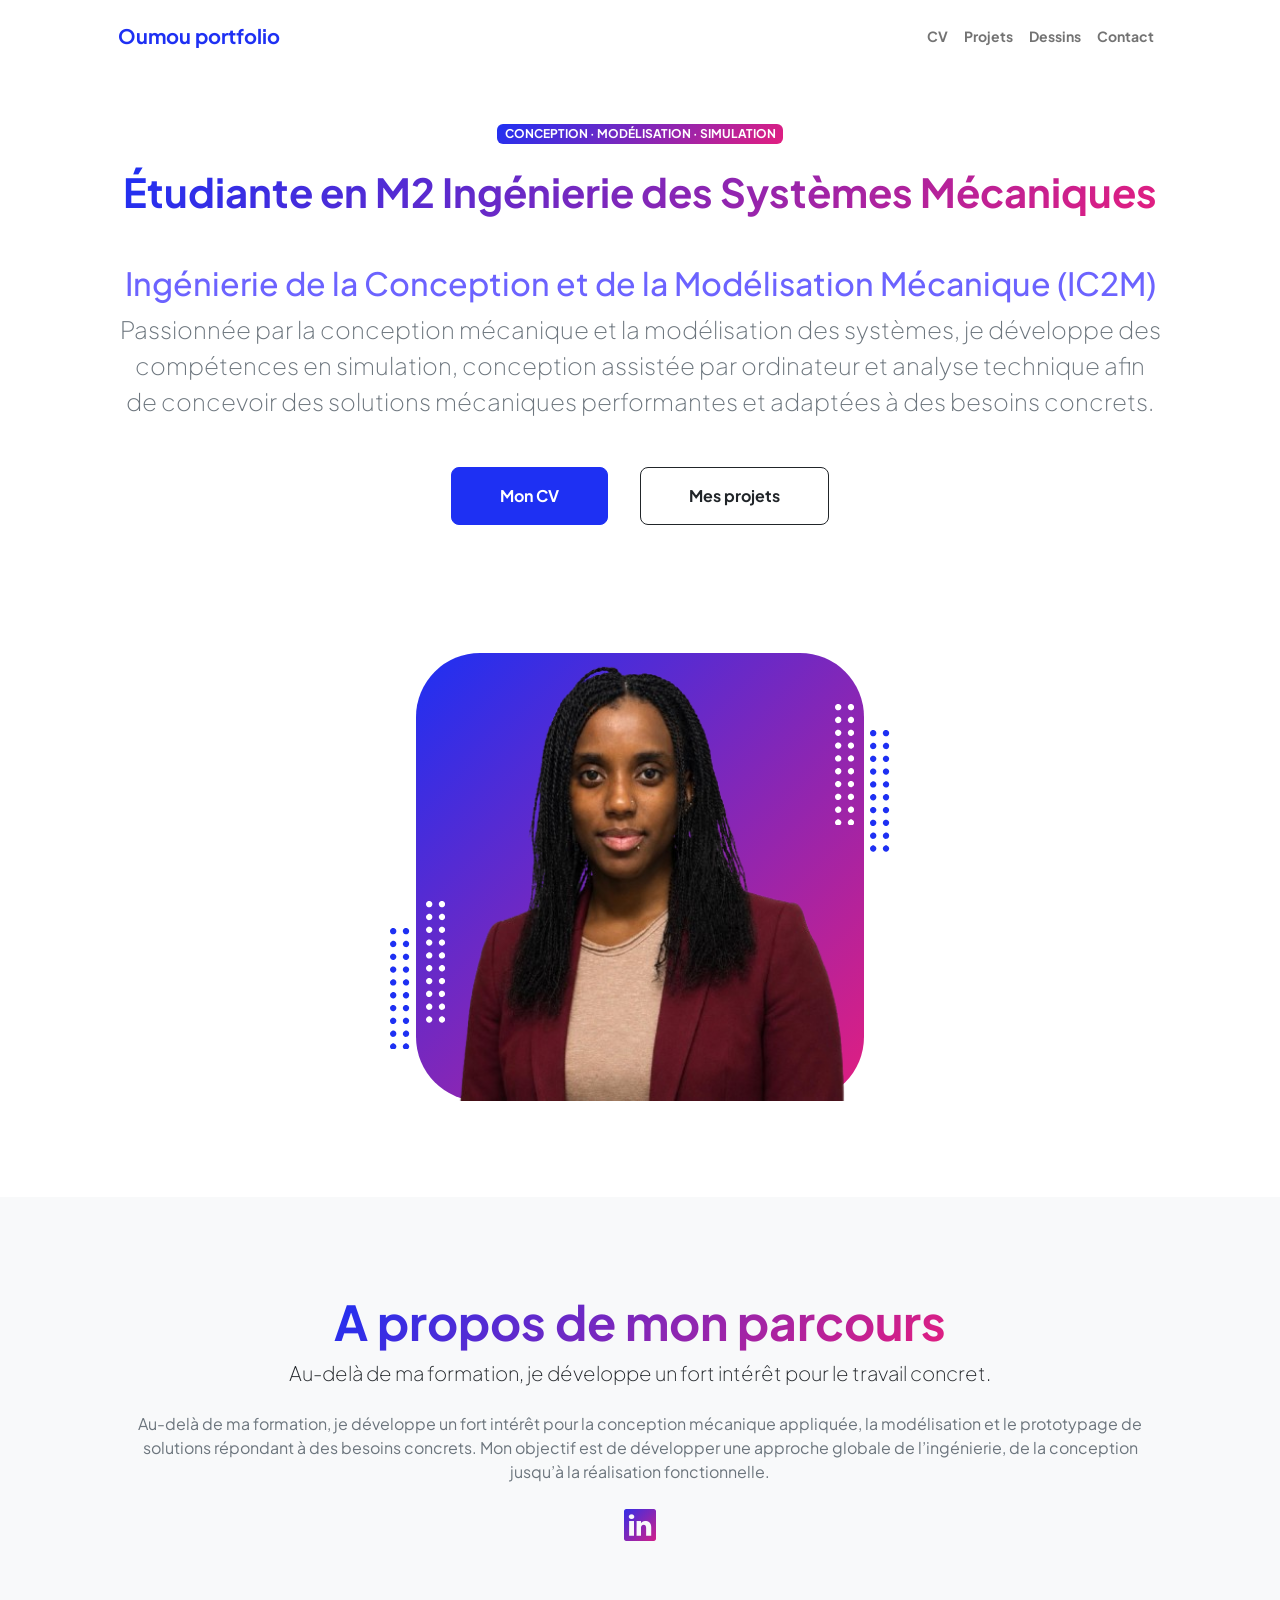
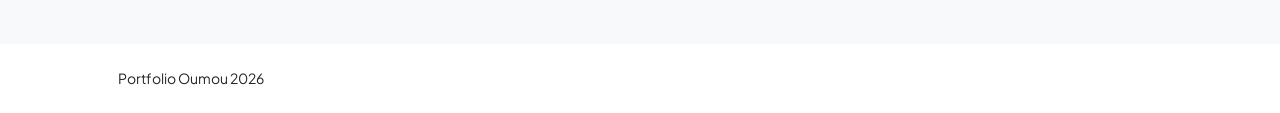
<file: index.html>
<!DOCTYPE html>
<html lang="en">
    <head>
        <meta charset="utf-8" />
        <meta name="viewport" content="width=device-width, initial-scale=1, shrink-to-fit=no" />
        <meta name="description" content="" />
        <meta name="author" content="" />
        <title>Personal - Start Bootstrap Theme</title>
        <!-- Favicon-->
        <link rel="icon" type="image/x-icon" href="assets/favicon.ico" />
        <!-- Custom Google font-->
        <link rel="preconnect" href="https://fonts.googleapis.com" />
        <link rel="preconnect" href="https://fonts.gstatic.com" crossorigin />
        <link href="https://fonts.googleapis.com/css2?family=Plus+Jakarta+Sans:wght@100;200;300;400;500;600;700;800;900&amp;display=swap" rel="stylesheet" />
        <!-- Bootstrap icons-->
        <link href="https://cdn.jsdelivr.net/npm/bootstrap-icons@1.8.1/font/bootstrap-icons.css" rel="stylesheet" />
        <!-- Core theme CSS (includes Bootstrap)-->
        <link href="css/styles.css" rel="stylesheet" />
    </head>
    <body class="d-flex flex-column h-100">
        <main class="flex-shrink-0">
            <!-- Navigation-->
            <nav class="navbar navbar-expand-lg navbar-light bg-white py-3">
                <div class="container px-5">
                    <a class="navbar-brand" href="index.html"><span class="fw-bolder text-primary">Oumou portfolio</span></a>
                    <button class="navbar-toggler" type="button" data-bs-toggle="collapse" data-bs-target="#navbarSupportedContent" aria-controls="navbarSupportedContent" aria-expanded="false" aria-label="Toggle navigation"><span class="navbar-toggler-icon"></span></button>
                    <div class="collapse navbar-collapse" id="navbarSupportedContent">
                        <ul class="navbar-nav ms-auto mb-2 mb-lg-0 small fw-bolder">
                            <li class="nav-item"><a class="nav-link" href="resume.html">CV</a></li>
                            <li class="nav-item"><a class="nav-link" href="projects.html">Projets</a></li>
                            <li class="nav-item"><a class="nav-link" href="dessins.html">Dessins</a></li>
                            <li class="nav-item"><a class="nav-link" href="contact.html">Contact</a></li>
                        </ul>
                    </div>
                </div>
            </nav>
            <!-- Header-->
            <header class="py-5">
                <div class="container px-5 pb-5">
                    <div class="row gx-5 align-items-center">
                        <div class="col-xxl-5">
                            <!-- Header text content-->
                            <div class="text-center text-xxl-start">
                                <div class="badge bg-gradient-primary-to-secondary text-white mb-4"><div class="text-uppercase">CONCEPTION &middot; MODÉLISATION &middot; SIMULATION</div></div>
                                <h1 class="display-6 fw-bolder mb-5"><span class="text-gradient d-inline">Étudiante en M2 Ingénierie des Systèmes Mécaniques</span></h1>
                                <h2 style="color: #6C63FF;">Ingénierie de la Conception et de la Modélisation Mécanique (IC2M)</h2>
                                <div class="fs-4 fw-light text-muted mb-5">Passionnée par la conception mécanique et la modélisation des systèmes, je développe des compétences en simulation, conception assistée par ordinateur et analyse technique afin de concevoir des solutions mécaniques performantes et adaptées à des besoins concrets.</div>                                <div class="d-grid gap-3 d-sm-flex justify-content-sm-center justify-content-xxl-start mb-3">
                                    <a class="btn btn-primary btn-lg px-5 py-3 me-sm-3 fs-6 fw-bolder" href="resume.html">Mon CV</a>
                                    <a class="btn btn-outline-dark btn-lg px-5 py-3 fs-6 fw-bolder" href="projects.html">Mes projets</a>
                                </div>
                            </div>
                        </div>
                        <br>
                        <br>
                        <div class="col-xxl-7">
                            <!-- Header profile picture-->
                            <div class="d-flex justify-content-center mt-5 mt-xxl-0">
                                <div class="profile bg-gradient-primary-to-secondary">
                                    <!-- TIP: For best results, use a photo with a transparent background like the demo example below-->
                                    <!-- Watch a tutorial on how to do this on YouTube (link)-->
                                        <img class="profile-img"; src="assets/Photo pro2.png" alt="..." />                                    <div class="dots-1">
                                        <!-- SVG Dots-->
                                        <svg version="1.1" xmlns="http://www.w3.org/2000/svg" xmlns:xlink="http://www.w3.org/1999/xlink" x="0px" y="0px" viewBox="0 0 191.6 1215.4" style="enable-background: new 0 0 191.6 1215.4" xml:space="preserve">
                                            <g transform="translate(0.000000,1280.000000) scale(0.100000,-0.100000)">
                                                <path d="M227.7,12788.6c-105-35-200-141-222-248c-43-206,163-412,369-369c155,32,275,190,260,339c-11,105-90,213-190,262        C383.7,12801.6,289.7,12808.6,227.7,12788.6z"></path>
                                                <path d="M1507.7,12788.6c-151-50-253-216-222-362c25-119,136-230,254-255c194-41,395,142,375,339c-11,105-90,213-190,262        C1663.7,12801.6,1569.7,12808.6,1507.7,12788.6z"></path>
                                                <path d="M227.7,11508.6c-105-35-200-141-222-248c-43-206,163-412,369-369c155,32,275,190,260,339c-11,105-90,213-190,262        C383.7,11521.6,289.7,11528.6,227.7,11508.6z"></path>
                                                <path d="M1507.7,11508.6c-151-50-253-216-222-362c25-119,136-230,254-255c194-41,395,142,375,339c-11,105-90,213-190,262        C1663.7,11521.6,1569.7,11528.6,1507.7,11508.6z"></path>
                                                <path d="M227.7,10228.6c-105-35-200-141-222-248c-43-206,163-412,369-369c155,32,275,190,260,339c-11,105-90,213-190,262        C383.7,10241.6,289.7,10248.6,227.7,10228.6z"></path>
                                                <path d="M1507.7,10228.6c-105-35-200-141-222-248c-43-206,163-412,369-369c155,32,275,190,260,339c-11,105-90,213-190,262        C1663.7,10241.6,1569.7,10248.6,1507.7,10228.6z"></path>
                                                <path d="M227.7,8948.6c-105-35-200-141-222-248c-43-206,163-412,369-369c155,32,275,190,260,339c-11,105-90,213-190,262        C383.7,8961.6,289.7,8968.6,227.7,8948.6z"></path>
                                                <path d="M1507.7,8948.6c-105-35-200-141-222-248c-43-206,163-412,369-369c155,32,275,190,260,339c-11,105-90,213-190,262        C1663.7,8961.6,1569.7,8968.6,1507.7,8948.6z"></path>
                                                <path d="M227.7,7668.6c-105-35-200-141-222-248c-43-206,163-412,369-369c155,32,275,190,260,339c-11,105-90,213-190,262        C383.7,7681.6,289.7,7688.6,227.7,7668.6z"></path>
                                                <path d="M1507.7,7668.6c-105-35-200-141-222-248c-43-206,163-412,369-369c155,32,275,190,260,339c-11,105-90,213-190,262        C1663.7,7681.6,1569.7,7688.6,1507.7,7668.6z"></path>
                                                <path d="M227.7,6388.6c-105-35-200-141-222-248c-43-206,163-412,369-369c155,32,275,190,260,339c-11,105-90,213-190,262        C383.7,6401.6,289.7,6408.6,227.7,6388.6z"></path>
                                                <path d="M1507.7,6388.6c-105-35-200-141-222-248c-43-206,163-412,369-369c155,32,275,190,260,339c-11,105-90,213-190,262        C1663.7,6401.6,1569.7,6408.6,1507.7,6388.6z"></path>
                                                <path d="M227.7,5108.6c-105-35-200-141-222-248c-43-206,163-412,369-369c155,32,275,190,260,339c-11,105-90,213-190,262        C383.7,5121.6,289.7,5128.6,227.7,5108.6z"></path>
                                                <path d="M1507.7,5108.6c-105-35-200-141-222-248c-43-206,163-412,369-369c155,32,275,190,260,339c-11,105-90,213-190,262        C1663.7,5121.6,1569.7,5128.6,1507.7,5108.6z"></path>
                                                <path d="M227.7,3828.6c-105-35-200-141-222-248c-43-206,163-412,369-369c155,32,275,190,260,339c-11,105-90,213-190,262        C383.7,3841.6,289.7,3848.6,227.7,3828.6z"></path>
                                                <path d="M1507.7,3828.6c-105-35-200-141-222-248c-43-206,163-412,369-369c155,32,275,190,260,339c-11,105-90,213-190,262        C1663.7,3841.6,1569.7,3848.6,1507.7,3828.6z"></path>
                                                <path d="M227.7,2548.6c-105-35-200-141-222-248c-43-206,163-412,369-369c155,32,275,190,260,339c-11,105-90,213-190,262        C383.7,2561.6,289.7,2568.6,227.7,2548.6z"></path>
                                                <path d="M1507.7,2548.6c-105-35-200-141-222-248c-43-206,163-412,369-369c155,32,275,190,260,339c-11,105-90,213-190,262        C1663.7,2561.6,1569.7,2568.6,1507.7,2548.6z"></path>
                                                <path d="M227.7,1268.6c-105-35-200-141-222-248c-43-206,163-412,369-369c155,32,275,190,260,339c-11,105-90,213-190,262        C383.7,1281.6,289.7,1288.6,227.7,1268.6z"></path>
                                                <path d="M1507.7,1268.6c-105-35-200-141-222-248c-43-206,163-412,369-369c155,32,275,190,260,339c-11,105-90,213-190,262        C1663.7,1281.6,1569.7,1288.6,1507.7,1268.6z"></path>
                                            </g>
                                        </svg>
                                        <!-- END of SVG dots-->
                                    </div>
                                    <div class="dots-2">
                                        <!-- SVG Dots-->
                                        <svg version="1.1" xmlns="http://www.w3.org/2000/svg" xmlns:xlink="http://www.w3.org/1999/xlink" x="0px" y="0px" viewBox="0 0 191.6 1215.4" style="enable-background: new 0 0 191.6 1215.4" xml:space="preserve">
                                            <g transform="translate(0.000000,1280.000000) scale(0.100000,-0.100000)">
                                                <path d="M227.7,12788.6c-105-35-200-141-222-248c-43-206,163-412,369-369c155,32,275,190,260,339c-11,105-90,213-190,262        C383.7,12801.6,289.7,12808.6,227.7,12788.6z"></path>
                                                <path d="M1507.7,12788.6c-151-50-253-216-222-362c25-119,136-230,254-255c194-41,395,142,375,339c-11,105-90,213-190,262        C1663.7,12801.6,1569.7,12808.6,1507.7,12788.6z"></path>
                                                <path d="M227.7,11508.6c-105-35-200-141-222-248c-43-206,163-412,369-369c155,32,275,190,260,339c-11,105-90,213-190,262        C383.7,11521.6,289.7,11528.6,227.7,11508.6z"></path>
                                                <path d="M1507.7,11508.6c-151-50-253-216-222-362c25-119,136-230,254-255c194-41,395,142,375,339c-11,105-90,213-190,262        C1663.7,11521.6,1569.7,11528.6,1507.7,11508.6z"></path>
                                                <path d="M227.7,10228.6c-105-35-200-141-222-248c-43-206,163-412,369-369c155,32,275,190,260,339c-11,105-90,213-190,262        C383.7,10241.6,289.7,10248.6,227.7,10228.6z"></path>
                                                <path d="M1507.7,10228.6c-105-35-200-141-222-248c-43-206,163-412,369-369c155,32,275,190,260,339c-11,105-90,213-190,262        C1663.7,10241.6,1569.7,10248.6,1507.7,10228.6z"></path>
                                                <path d="M227.7,8948.6c-105-35-200-141-222-248c-43-206,163-412,369-369c155,32,275,190,260,339c-11,105-90,213-190,262        C383.7,8961.6,289.7,8968.6,227.7,8948.6z"></path>
                                                <path d="M1507.7,8948.6c-105-35-200-141-222-248c-43-206,163-412,369-369c155,32,275,190,260,339c-11,105-90,213-190,262        C1663.7,8961.6,1569.7,8968.6,1507.7,8948.6z"></path>
                                                <path d="M227.7,7668.6c-105-35-200-141-222-248c-43-206,163-412,369-369c155,32,275,190,260,339c-11,105-90,213-190,262        C383.7,7681.6,289.7,7688.6,227.7,7668.6z"></path>
                                                <path d="M1507.7,7668.6c-105-35-200-141-222-248c-43-206,163-412,369-369c155,32,275,190,260,339c-11,105-90,213-190,262        C1663.7,7681.6,1569.7,7688.6,1507.7,7668.6z"></path>
                                                <path d="M227.7,6388.6c-105-35-200-141-222-248c-43-206,163-412,369-369c155,32,275,190,260,339c-11,105-90,213-190,262        C383.7,6401.6,289.7,6408.6,227.7,6388.6z"></path>
                                                <path d="M1507.7,6388.6c-105-35-200-141-222-248c-43-206,163-412,369-369c155,32,275,190,260,339c-11,105-90,213-190,262        C1663.7,6401.6,1569.7,6408.6,1507.7,6388.6z"></path>
                                                <path d="M227.7,5108.6c-105-35-200-141-222-248c-43-206,163-412,369-369c155,32,275,190,260,339c-11,105-90,213-190,262        C383.7,5121.6,289.7,5128.6,227.7,5108.6z"></path>
                                                <path d="M1507.7,5108.6c-105-35-200-141-222-248c-43-206,163-412,369-369c155,32,275,190,260,339c-11,105-90,213-190,262        C1663.7,5121.6,1569.7,5128.6,1507.7,5108.6z"></path>
                                                <path d="M227.7,3828.6c-105-35-200-141-222-248c-43-206,163-412,369-369c155,32,275,190,260,339c-11,105-90,213-190,262        C383.7,3841.6,289.7,3848.6,227.7,3828.6z"></path>
                                                <path d="M1507.7,3828.6c-105-35-200-141-222-248c-43-206,163-412,369-369c155,32,275,190,260,339c-11,105-90,213-190,262        C1663.7,3841.6,1569.7,3848.6,1507.7,3828.6z"></path>
                                                <path d="M227.7,2548.6c-105-35-200-141-222-248c-43-206,163-412,369-369c155,32,275,190,260,339c-11,105-90,213-190,262        C383.7,2561.6,289.7,2568.6,227.7,2548.6z"></path>
                                                <path d="M1507.7,2548.6c-105-35-200-141-222-248c-43-206,163-412,369-369c155,32,275,190,260,339c-11,105-90,213-190,262        C1663.7,2561.6,1569.7,2568.6,1507.7,2548.6z"></path>
                                                <path d="M227.7,1268.6c-105-35-200-141-222-248c-43-206,163-412,369-369c155,32,275,190,260,339c-11,105-90,213-190,262        C383.7,1281.6,289.7,1288.6,227.7,1268.6z"></path>
                                                <path d="M1507.7,1268.6c-105-35-200-141-222-248c-43-206,163-412,369-369c155,32,275,190,260,339c-11,105-90,213-190,262        C1663.7,1281.6,1569.7,1288.6,1507.7,1268.6z"></path>
                                            </g>
                                        </svg>
                                        <!-- END of SVG dots-->
                                    </div>
                                    <div class="dots-3">
                                        <!-- SVG Dots-->
                                        <svg version="1.1" xmlns="http://www.w3.org/2000/svg" xmlns:xlink="http://www.w3.org/1999/xlink" x="0px" y="0px" viewBox="0 0 191.6 1215.4" style="enable-background: new 0 0 191.6 1215.4" xml:space="preserve">
                                            <g transform="translate(0.000000,1280.000000) scale(0.100000,-0.100000)">
                                                <path d="M227.7,12788.6c-105-35-200-141-222-248c-43-206,163-412,369-369c155,32,275,190,260,339c-11,105-90,213-190,262        C383.7,12801.6,289.7,12808.6,227.7,12788.6z"></path>
                                                <path d="M1507.7,12788.6c-151-50-253-216-222-362c25-119,136-230,254-255c194-41,395,142,375,339c-11,105-90,213-190,262        C1663.7,12801.6,1569.7,12808.6,1507.7,12788.6z"></path>
                                                <path d="M227.7,11508.6c-105-35-200-141-222-248c-43-206,163-412,369-369c155,32,275,190,260,339c-11,105-90,213-190,262        C383.7,11521.6,289.7,11528.6,227.7,11508.6z"></path>
                                                <path d="M1507.7,11508.6c-151-50-253-216-222-362c25-119,136-230,254-255c194-41,395,142,375,339c-11,105-90,213-190,262        C1663.7,11521.6,1569.7,11528.6,1507.7,11508.6z"></path>
                                                <path d="M227.7,10228.6c-105-35-200-141-222-248c-43-206,163-412,369-369c155,32,275,190,260,339c-11,105-90,213-190,262        C383.7,10241.6,289.7,10248.6,227.7,10228.6z"></path>
                                                <path d="M1507.7,10228.6c-105-35-200-141-222-248c-43-206,163-412,369-369c155,32,275,190,260,339c-11,105-90,213-190,262        C1663.7,10241.6,1569.7,10248.6,1507.7,10228.6z"></path>
                                                <path d="M227.7,8948.6c-105-35-200-141-222-248c-43-206,163-412,369-369c155,32,275,190,260,339c-11,105-90,213-190,262        C383.7,8961.6,289.7,8968.6,227.7,8948.6z"></path>
                                                <path d="M1507.7,8948.6c-105-35-200-141-222-248c-43-206,163-412,369-369c155,32,275,190,260,339c-11,105-90,213-190,262        C1663.7,8961.6,1569.7,8968.6,1507.7,8948.6z"></path>
                                                <path d="M227.7,7668.6c-105-35-200-141-222-248c-43-206,163-412,369-369c155,32,275,190,260,339c-11,105-90,213-190,262        C383.7,7681.6,289.7,7688.6,227.7,7668.6z"></path>
                                                <path d="M1507.7,7668.6c-105-35-200-141-222-248c-43-206,163-412,369-369c155,32,275,190,260,339c-11,105-90,213-190,262        C1663.7,7681.6,1569.7,7688.6,1507.7,7668.6z"></path>
                                                <path d="M227.7,6388.6c-105-35-200-141-222-248c-43-206,163-412,369-369c155,32,275,190,260,339c-11,105-90,213-190,262        C383.7,6401.6,289.7,6408.6,227.7,6388.6z"></path>
                                                <path d="M1507.7,6388.6c-105-35-200-141-222-248c-43-206,163-412,369-369c155,32,275,190,260,339c-11,105-90,213-190,262        C1663.7,6401.6,1569.7,6408.6,1507.7,6388.6z"></path>
                                                <path d="M227.7,5108.6c-105-35-200-141-222-248c-43-206,163-412,369-369c155,32,275,190,260,339c-11,105-90,213-190,262        C383.7,5121.6,289.7,5128.6,227.7,5108.6z"></path>
                                                <path d="M1507.7,5108.6c-105-35-200-141-222-248c-43-206,163-412,369-369c155,32,275,190,260,339c-11,105-90,213-190,262        C1663.7,5121.6,1569.7,5128.6,1507.7,5108.6z"></path>
                                                <path d="M227.7,3828.6c-105-35-200-141-222-248c-43-206,163-412,369-369c155,32,275,190,260,339c-11,105-90,213-190,262        C383.7,3841.6,289.7,3848.6,227.7,3828.6z"></path>
                                                <path d="M1507.7,3828.6c-105-35-200-141-222-248c-43-206,163-412,369-369c155,32,275,190,260,339c-11,105-90,213-190,262        C1663.7,3841.6,1569.7,3848.6,1507.7,3828.6z"></path>
                                                <path d="M227.7,2548.6c-105-35-200-141-222-248c-43-206,163-412,369-369c155,32,275,190,260,339c-11,105-90,213-190,262        C383.7,2561.6,289.7,2568.6,227.7,2548.6z"></path>
                                                <path d="M1507.7,2548.6c-105-35-200-141-222-248c-43-206,163-412,369-369c155,32,275,190,260,339c-11,105-90,213-190,262        C1663.7,2561.6,1569.7,2568.6,1507.7,2548.6z"></path>
                                                <path d="M227.7,1268.6c-105-35-200-141-222-248c-43-206,163-412,369-369c155,32,275,190,260,339c-11,105-90,213-190,262        C383.7,1281.6,289.7,1288.6,227.7,1268.6z"></path>
                                                <path d="M1507.7,1268.6c-105-35-200-141-222-248c-43-206,163-412,369-369c155,32,275,190,260,339c-11,105-90,213-190,262        C1663.7,1281.6,1569.7,1288.6,1507.7,1268.6z"></path>
                                            </g>
                                        </svg>
                                        <!-- END of SVG dots-->
                                    </div>
                                    <div class="dots-4">
                                        <!-- SVG Dots-->
                                        <svg version="1.1" xmlns="http://www.w3.org/2000/svg" xmlns:xlink="http://www.w3.org/1999/xlink" x="0px" y="0px" viewBox="0 0 191.6 1215.4" style="enable-background: new 0 0 191.6 1215.4" xml:space="preserve">
                                            <g transform="translate(0.000000,1280.000000) scale(0.100000,-0.100000)">
                                                <path d="M227.7,12788.6c-105-35-200-141-222-248c-43-206,163-412,369-369c155,32,275,190,260,339c-11,105-90,213-190,262        C383.7,12801.6,289.7,12808.6,227.7,12788.6z"></path>
                                                <path d="M1507.7,12788.6c-151-50-253-216-222-362c25-119,136-230,254-255c194-41,395,142,375,339c-11,105-90,213-190,262        C1663.7,12801.6,1569.7,12808.6,1507.7,12788.6z"></path>
                                                <path d="M227.7,11508.6c-105-35-200-141-222-248c-43-206,163-412,369-369c155,32,275,190,260,339c-11,105-90,213-190,262        C383.7,11521.6,289.7,11528.6,227.7,11508.6z"></path>
                                                <path d="M1507.7,11508.6c-151-50-253-216-222-362c25-119,136-230,254-255c194-41,395,142,375,339c-11,105-90,213-190,262        C1663.7,11521.6,1569.7,11528.6,1507.7,11508.6z"></path>
                                                <path d="M227.7,10228.6c-105-35-200-141-222-248c-43-206,163-412,369-369c155,32,275,190,260,339c-11,105-90,213-190,262        C383.7,10241.6,289.7,10248.6,227.7,10228.6z"></path>
                                                <path d="M1507.7,10228.6c-105-35-200-141-222-248c-43-206,163-412,369-369c155,32,275,190,260,339c-11,105-90,213-190,262        C1663.7,10241.6,1569.7,10248.6,1507.7,10228.6z"></path>
                                                <path d="M227.7,8948.6c-105-35-200-141-222-248c-43-206,163-412,369-369c155,32,275,190,260,339c-11,105-90,213-190,262        C383.7,8961.6,289.7,8968.6,227.7,8948.6z"></path>
                                                <path d="M1507.7,8948.6c-105-35-200-141-222-248c-43-206,163-412,369-369c155,32,275,190,260,339c-11,105-90,213-190,262        C1663.7,8961.6,1569.7,8968.6,1507.7,8948.6z"></path>
                                                <path d="M227.7,7668.6c-105-35-200-141-222-248c-43-206,163-412,369-369c155,32,275,190,260,339c-11,105-90,213-190,262        C383.7,7681.6,289.7,7688.6,227.7,7668.6z"></path>
                                                <path d="M1507.7,7668.6c-105-35-200-141-222-248c-43-206,163-412,369-369c155,32,275,190,260,339c-11,105-90,213-190,262        C1663.7,7681.6,1569.7,7688.6,1507.7,7668.6z"></path>
                                                <path d="M227.7,6388.6c-105-35-200-141-222-248c-43-206,163-412,369-369c155,32,275,190,260,339c-11,105-90,213-190,262        C383.7,6401.6,289.7,6408.6,227.7,6388.6z"></path>
                                                <path d="M1507.7,6388.6c-105-35-200-141-222-248c-43-206,163-412,369-369c155,32,275,190,260,339c-11,105-90,213-190,262        C1663.7,6401.6,1569.7,6408.6,1507.7,6388.6z"></path>
                                                <path d="M227.7,5108.6c-105-35-200-141-222-248c-43-206,163-412,369-369c155,32,275,190,260,339c-11,105-90,213-190,262        C383.7,5121.6,289.7,5128.6,227.7,5108.6z"></path>
                                                <path d="M1507.7,5108.6c-105-35-200-141-222-248c-43-206,163-412,369-369c155,32,275,190,260,339c-11,105-90,213-190,262        C1663.7,5121.6,1569.7,5128.6,1507.7,5108.6z"></path>
                                                <path d="M227.7,3828.6c-105-35-200-141-222-248c-43-206,163-412,369-369c155,32,275,190,260,339c-11,105-90,213-190,262        C383.7,3841.6,289.7,3848.6,227.7,3828.6z"></path>
                                                <path d="M1507.7,3828.6c-105-35-200-141-222-248c-43-206,163-412,369-369c155,32,275,190,260,339c-11,105-90,213-190,262        C1663.7,3841.6,1569.7,3848.6,1507.7,3828.6z"></path>
                                                <path d="M227.7,2548.6c-105-35-200-141-222-248c-43-206,163-412,369-369c155,32,275,190,260,339c-11,105-90,213-190,262        C383.7,2561.6,289.7,2568.6,227.7,2548.6z"></path>
                                                <path d="M1507.7,2548.6c-105-35-200-141-222-248c-43-206,163-412,369-369c155,32,275,190,260,339c-11,105-90,213-190,262        C1663.7,2561.6,1569.7,2568.6,1507.7,2548.6z"></path>
                                                <path d="M227.7,1268.6c-105-35-200-141-222-248c-43-206,163-412,369-369c155,32,275,190,260,339c-11,105-90,213-190,262        C383.7,1281.6,289.7,1288.6,227.7,1268.6z"></path>
                                                <path d="M1507.7,1268.6c-105-35-200-141-222-248c-43-206,163-412,369-369c155,32,275,190,260,339c-11,105-90,213-190,262        C1663.7,1281.6,1569.7,1288.6,1507.7,1268.6z"></path>
                                            </g>
                                        </svg>
                                        <!-- END of SVG dots-->
                                    </div>
                                </div>
                            </div>
                        </div>
                    </div>
                </div>
            </header>
            <!-- About Section-->
            <section class="bg-light py-5">
                <div class="container px-5">
                    <div class="row gx-5 justify-content-center">
                        <div class="col-xxl-8">
                            <div class="text-center my-5">
                                <h2 class="display-5 fw-bolder"><span class="text-gradient d-inline">A propos de mon parcours</span></h2>
                                <p class="lead fw-light mb-4">Au-delà de ma formation, je développe un fort intérêt pour le travail concret.</p>
                                <p class="text-muted">Au-delà de ma formation, je développe un fort intérêt pour la conception mécanique appliquée, la modélisation et le prototypage de solutions répondant à des besoins concrets. Mon objectif est de développer une approche globale de l’ingénierie, de la conception jusqu’à la réalisation fonctionnelle.</p>
                                <div class="d-flex justify-content-center fs-2 gap-4">
                                    <a class="text-gradient" href="https://www.linkedin.com/in/oumou-barry-8281a5307"><i class="bi bi-linkedin"></i></a>
                                </div>
                            </div>
                        </div>
                    </div>
                </div>
            </section>
        </main>
        <!-- Footer-->
        <footer class="bg-white py-4 mt-auto">
            <div class="container px-5">
                <div class="row align-items-center justify-content-between flex-column flex-sm-row">
                    <div class="col-auto"><div class="small m-0">Portfolio Oumou 2026</div></div>
                    <div class="col-auto">
                       
                    </div>
                </div>
            </div>
        </footer>
        <!-- Bootstrap core JS-->
        <script src="https://cdn.jsdelivr.net/npm/bootstrap@5.2.3/dist/js/bootstrap.bundle.min.js"></script>
        <!-- Core theme JS-->
        <script src="js/scripts.js"></script>
    </body>
</html>
</file>
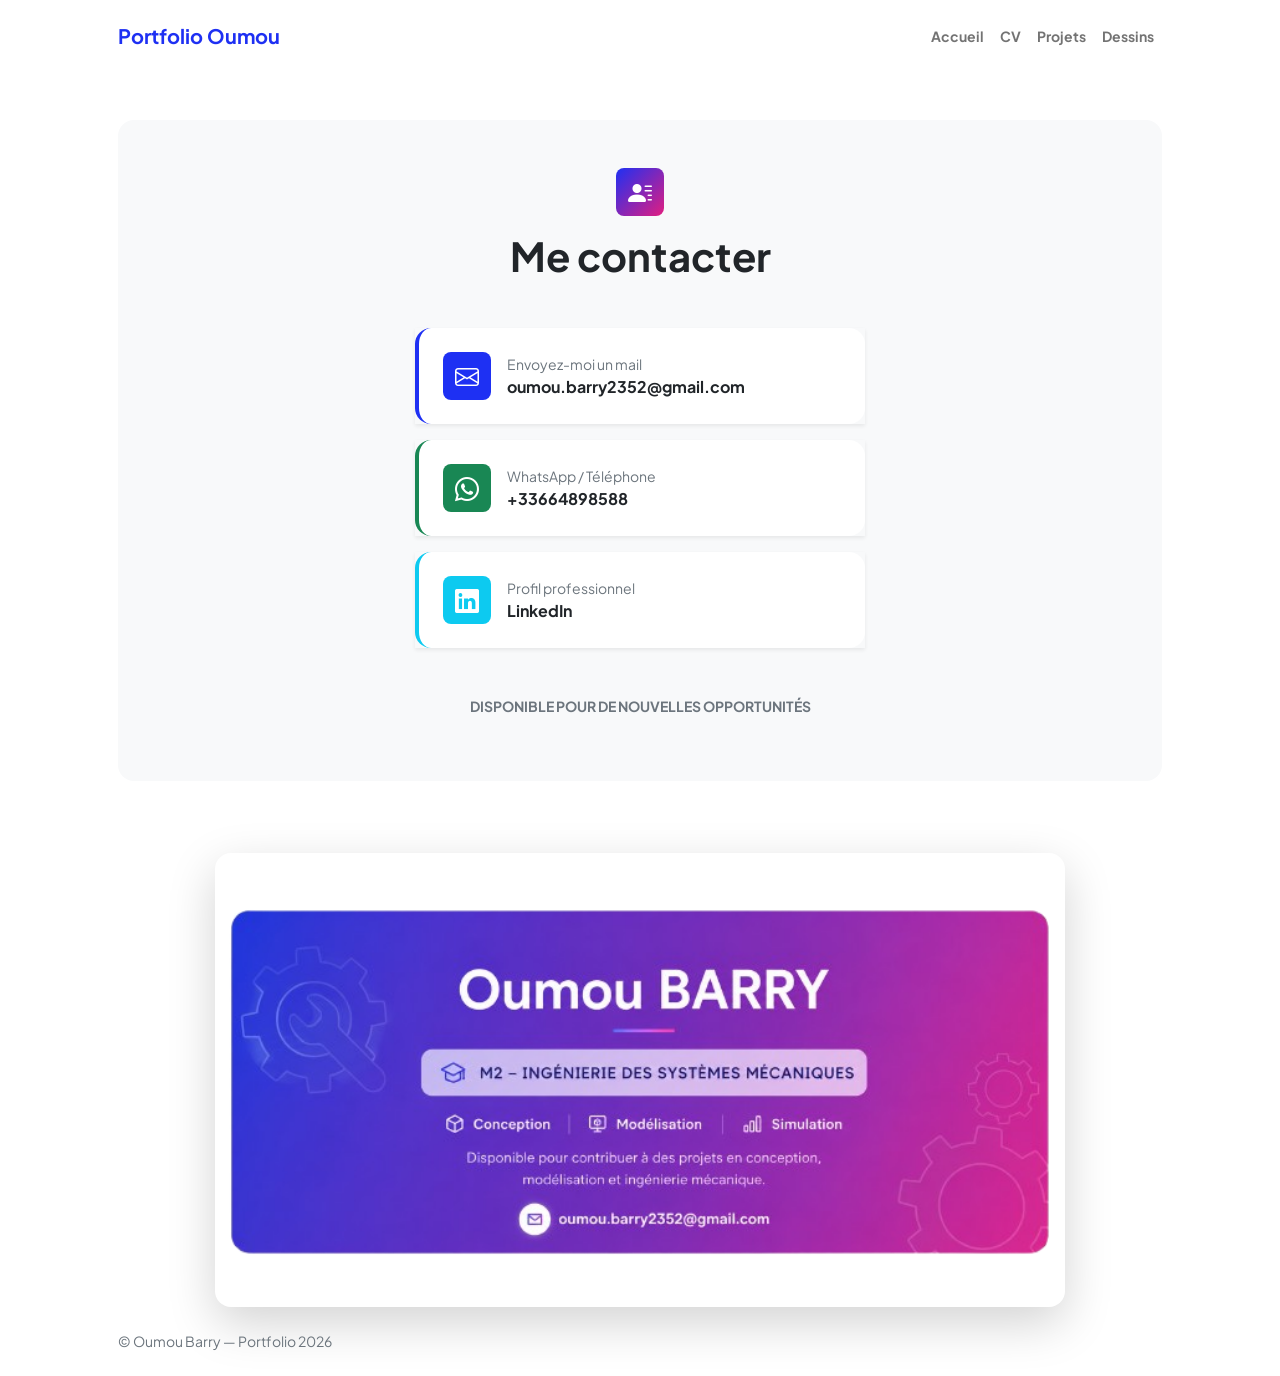
<file: contact.html>
<!DOCTYPE html>
<html lang="fr">
    <head>
        <meta charset="utf-8" />
        <meta name="viewport" content="width=device-width, initial-scale=1, shrink-to-fit=no" />
        <title>Contact - Portfolio Oumou</title>
        <link rel="icon" type="image/x-icon" href="assets/favicon.ico" />
        <link rel="preconnect" href="https://fonts.googleapis.com" />
        <link rel="preconnect" href="https://fonts.gstatic.com" crossorigin />
        <link href="https://fonts.googleapis.com/css2?family=Plus+Jakarta+Sans:wght@100;200;300;400;500;600;700;800;900&amp;display=swap" rel="stylesheet" />
        <link href="https://cdn.jsdelivr.net/npm/bootstrap-icons@1.8.1/font/bootstrap-icons.css" rel="stylesheet" />
        <link href="css/styles.css" rel="stylesheet" />
    </head>
    <body class="d-flex flex-column h-100">
        <main class="flex-shrink-0">
            <nav class="navbar navbar-expand-lg navbar-light bg-white py-3">
                <div class="container px-5">
                    <a class="navbar-brand" href="index.html"><span class="fw-bolder text-primary">Portfolio Oumou</span></a>
                    <button class="navbar-toggler" type="button" data-bs-toggle="collapse" data-bs-target="#navbarSupportedContent" aria-controls="navbarSupportedContent" aria-expanded="false" aria-label="Toggle navigation"><span class="navbar-toggler-icon"></span></button>
                    <div class="collapse navbar-collapse" id="navbarSupportedContent">
                        <ul class="navbar-nav ms-auto mb-2 mb-lg-0 small fw-bolder">
                            <li class="nav-item"><a class="nav-link" href="index.html">Accueil</a></li>
                            <li class="nav-item"><a class="nav-link" href="resume.html">CV</a></li>
                            <li class="nav-item"><a class="nav-link" href="projects.html">Projets</a></li>
                            <li class="nav-item"><a class="nav-link" href="dessins.html">Dessins</a></li>
                        </ul>
                    </div>
                </div>
            </nav>
            
            <section class="py-5">
                <div class="container px-5">
                    <div class="bg-light rounded-4 py-5 px-4 px-md-5">
                        <div class="text-center mb-5">
                            <div class="feature bg-primary bg-gradient-primary-to-secondary text-white rounded-3 mb-3"><i class="bi bi-person-lines-fill"></i></div>
                            <h1 class="fw-bolder">Me contacter</h1>
                            <p class="lead fw-normal text-muted mb-0"></p>
                        </div>
                        <div class="row gx-5 justify-content-center">
                            <div class="col-lg-8 col-xl-6">
                                
                                <div class="d-grid gap-3">
                                    
                                    <a href="mailto:oumou.barry2352@gmail.com" class="text-decoration-none shadow-sm">
                                        <div class="d-flex align-items-center p-4 bg-white rounded-4 border-start border-primary border-4">
                                            <div class="feature bg-primary text-white rounded-3 me-3"><i class="bi bi-envelope"></i></div>
                                            <div>
                                                <div class="small text-muted">Envoyez-moi un mail</div>
                                                <div class="fw-bold text-dark">oumou.barry2352@gmail.com</div>
                                            </div>
                                        </div>
                                    </a>

                                    <a href="https://wa.me/33664898588" class="text-decoration-none shadow-sm" target="_blank">
                                        <div class="d-flex align-items-center p-4 bg-white rounded-4 border-start border-success border-4">
                                            <div class="feature bg-success text-white rounded-3 me-3"><i class="bi bi-whatsapp"></i></div>
                                            <div>
                                                <div class="small text-muted">WhatsApp / Téléphone</div>
                                                <div class="fw-bold text-dark">+33664898588</div>
                                            </div>
                                        </div>
                                    </a>

                                    <a href="https://www.linkedin.com/in/@oumou-barry-8281a530" class="text-decoration-none shadow-sm" target="_blank">
                                        <div class="d-flex align-items-center p-4 bg-white rounded-4 border-start border-info border-4">
                                            <div class="feature bg-info text-white rounded-3 me-3"><i class="bi bi-linkedin"></i></div>
                                            <div>
                                                <div class="small text-muted">Profil professionnel</div>
                                                <div class="fw-bold text-dark">LinkedIn</div>
                                            </div>
                                        </div>
                                    </a>

                                </div>

                                <div class="text-center mt-5">
                                    <p class="text-muted small italic text-uppercase fw-bold">Disponible pour de nouvelles opportunités</p>
                                </div>
                            </div>
                        </div>
                    </div>
                </div>
            </section>
        </main>

        <footer class="bg-white py-4 mt-auto">
    
            <div class="container px-5">
                <div class="d-flex justify-content-center">
                    <img 
                        class="img-fluid rounded-4 shadow-lg"
                        src="assets/Bandoulière.png" 
                        alt="Bannière Oumou Barry"
                        style="max-width: 850px; width: 100%;"
                    />
                </div>
            </div>

            <div class="container px-5 mt-4">
                <div class="row align-items-center justify-content-between flex-column flex-sm-row">
                    <div class="col-auto">
                        <div class="small m-0 text-muted">
                            © Oumou Barry — Portfolio 2026
                        </div>
                    </div>
                </div>
            </div>

        </footer>

        <script src="https://cdn.jsdelivr.net/npm/bootstrap@5.2.3/dist/js/bootstrap.bundle.min.js"></script>
    </body>
</html>
</file>
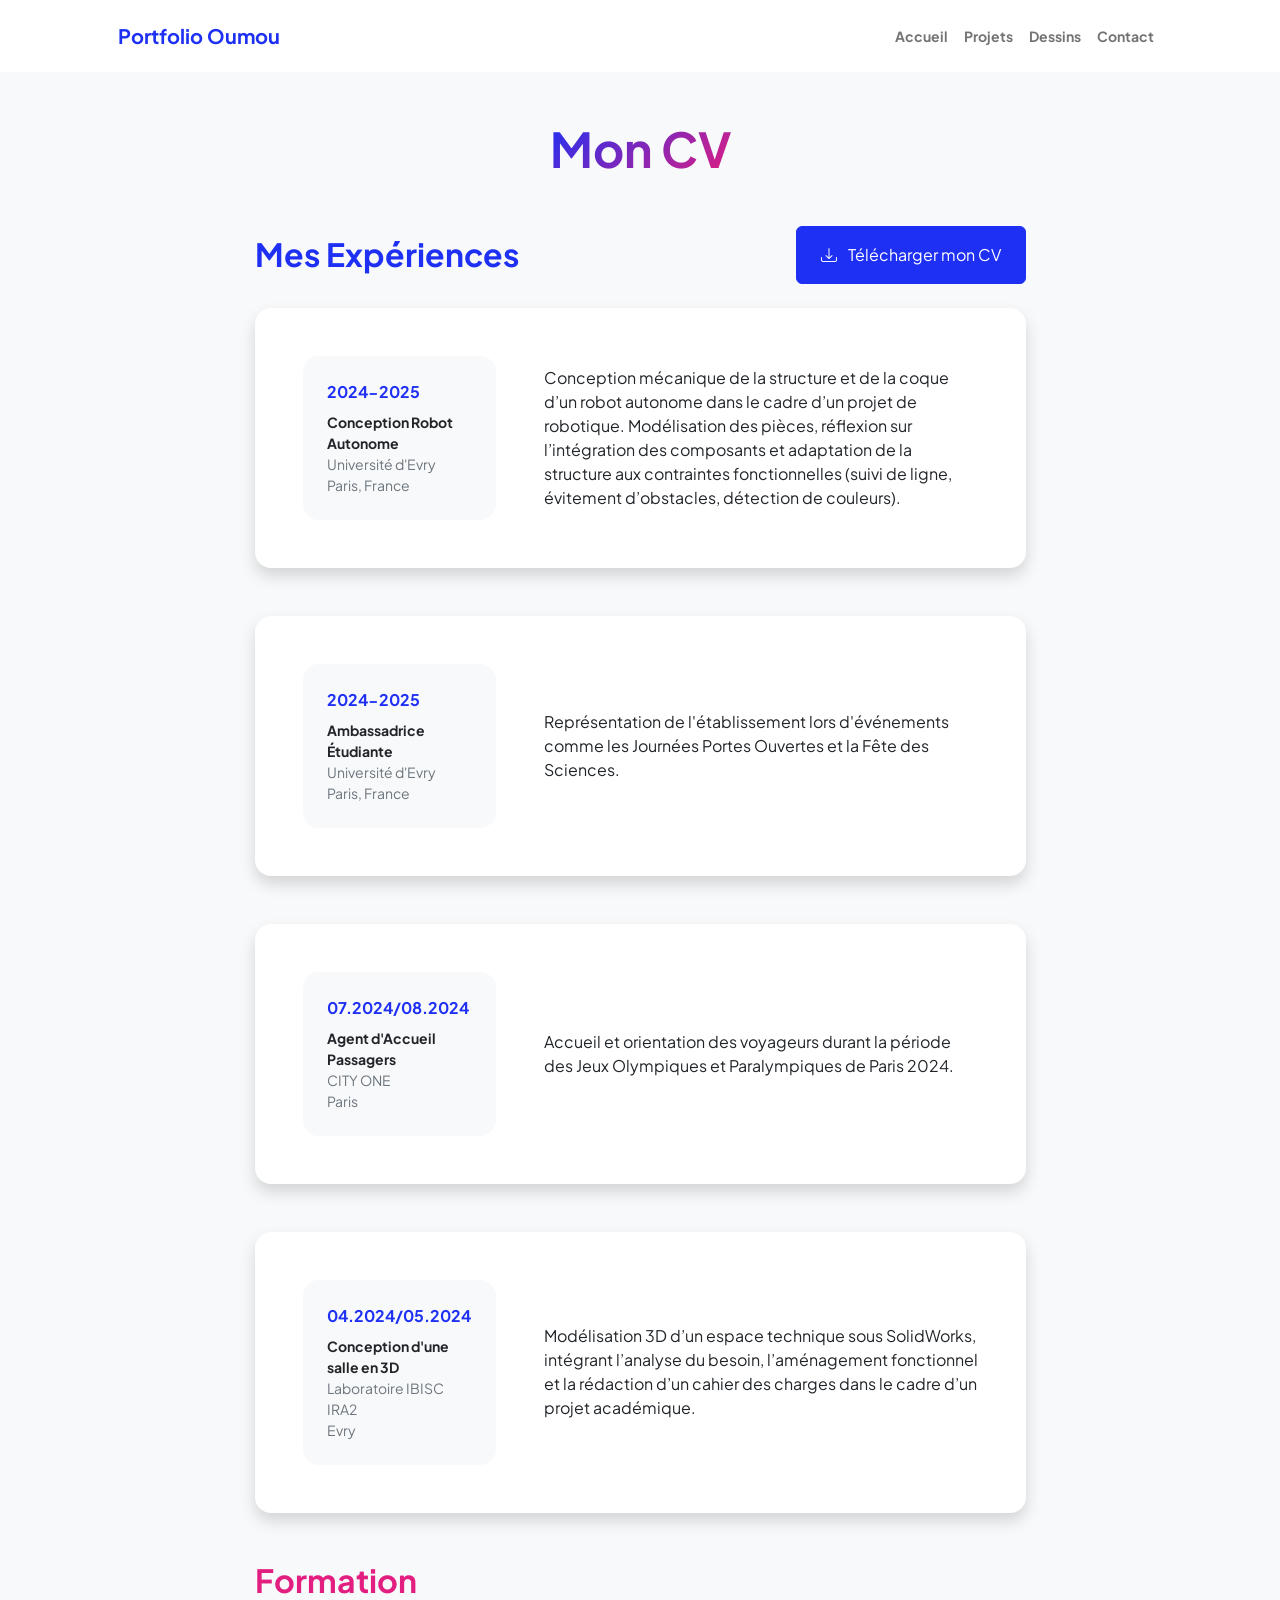
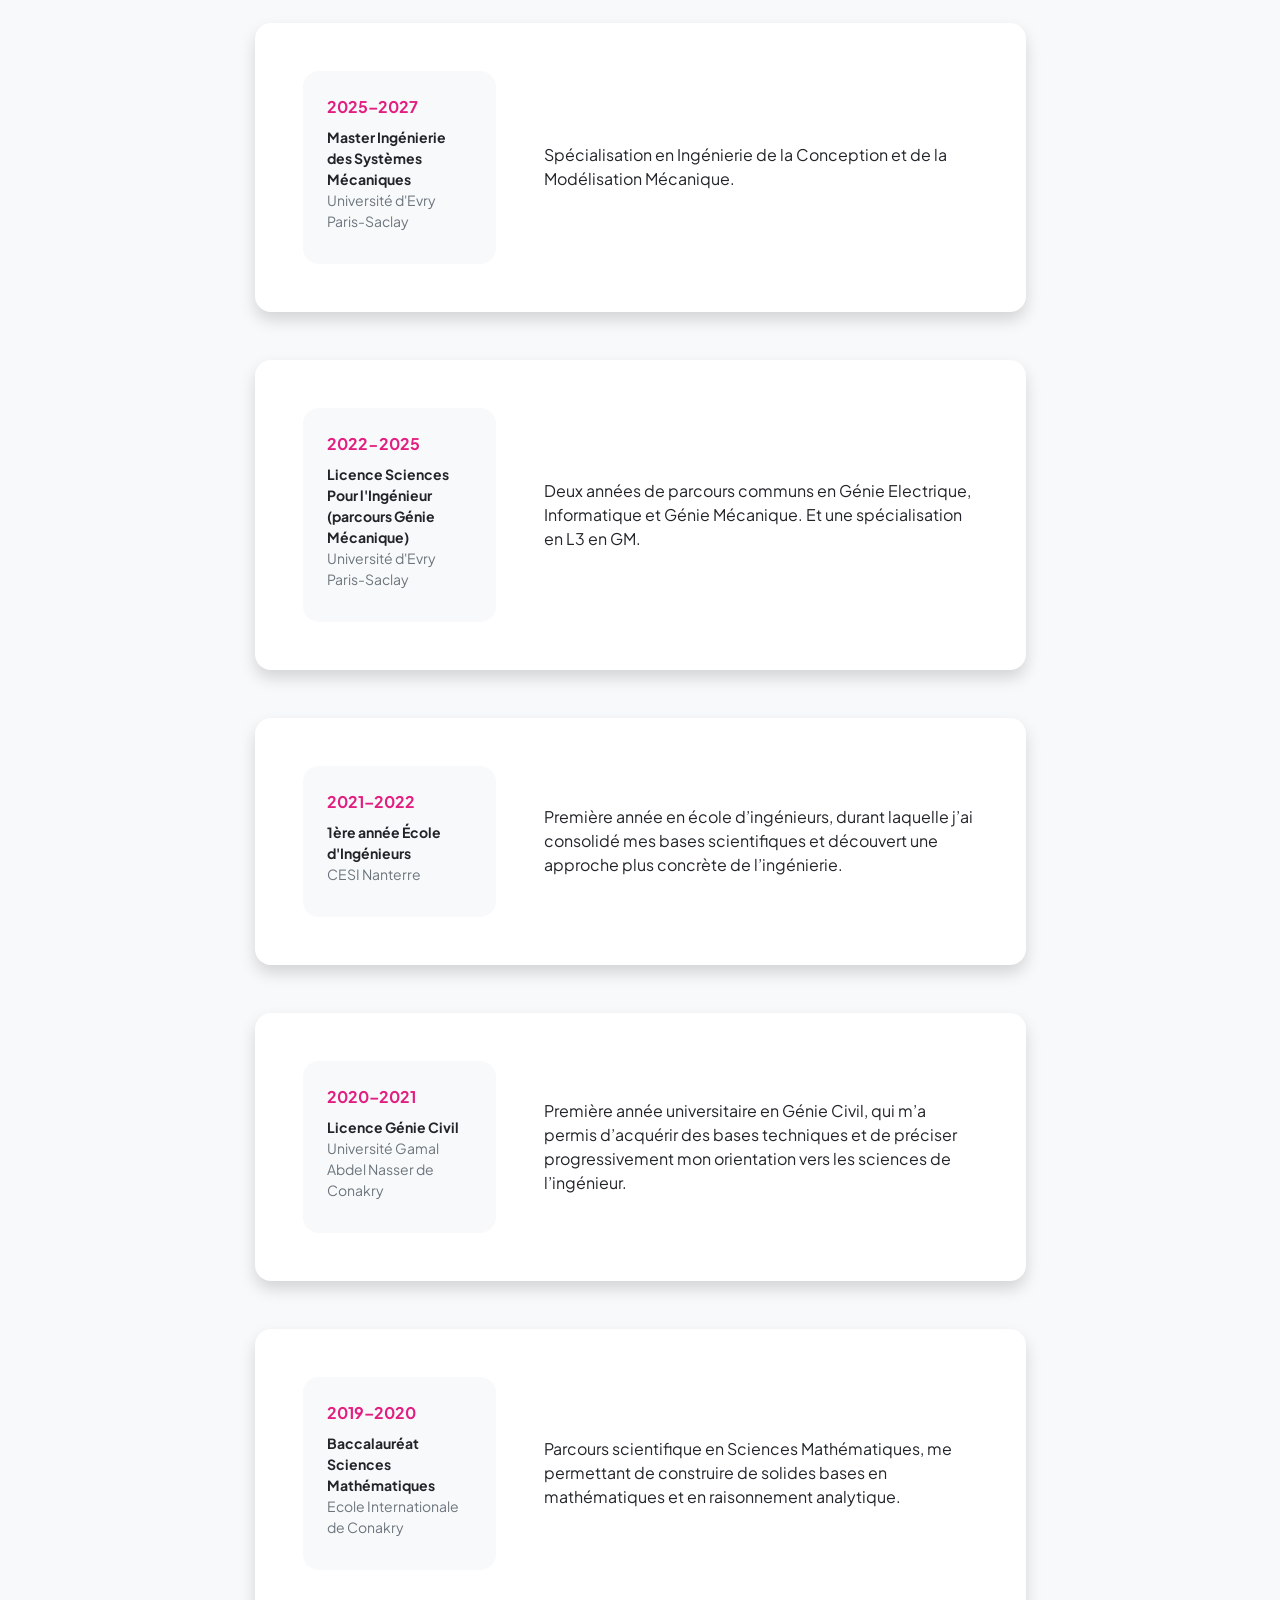
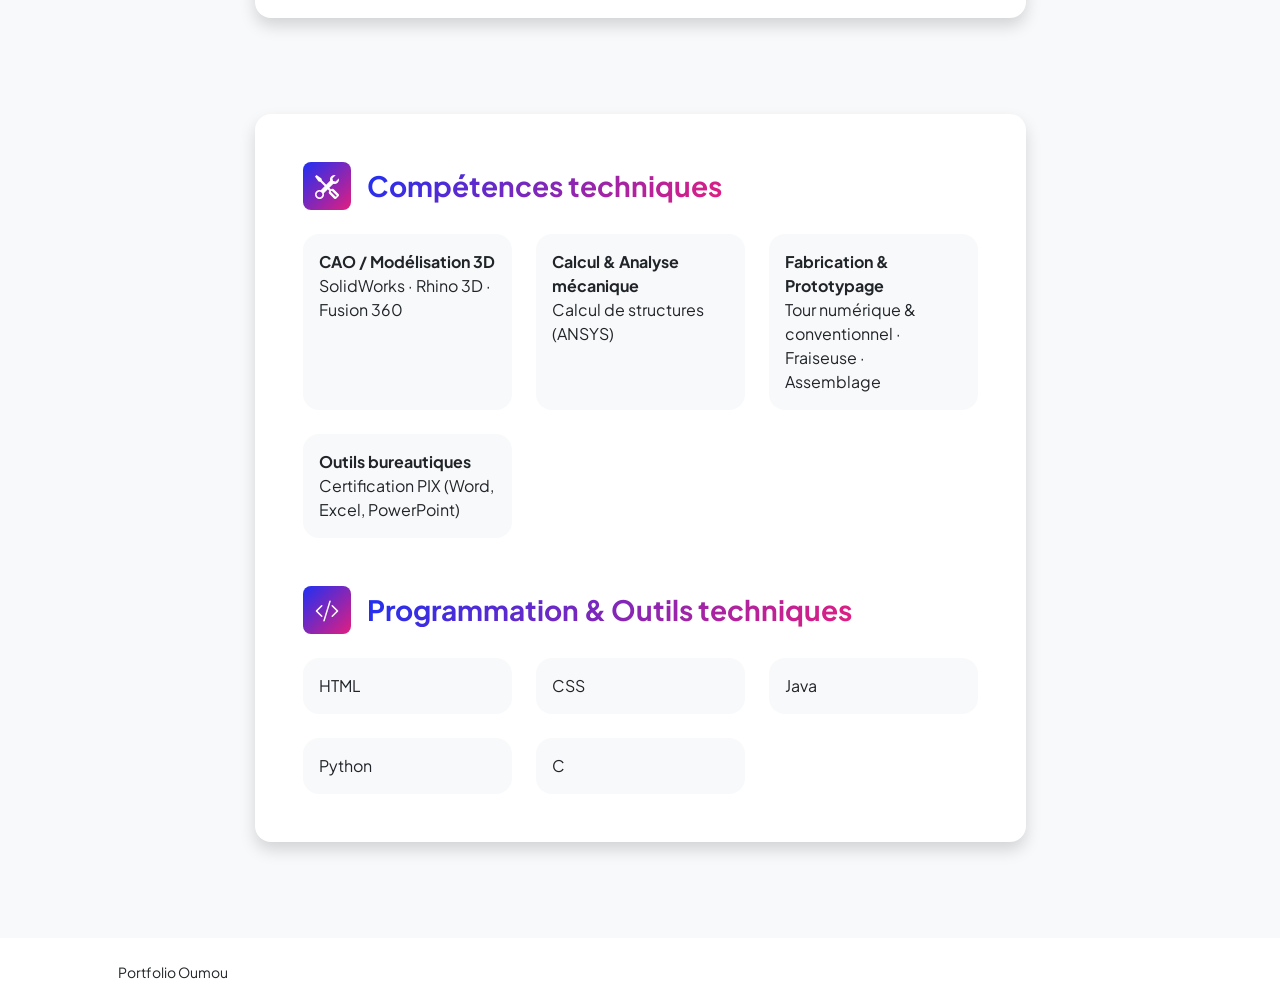
<file: resume.html>
<!DOCTYPE html>
<html lang="en">
    <head>
        <meta charset="utf-8" />
        <meta name="viewport" content="width=device-width, initial-scale=1, shrink-to-fit=no" />
        <meta name="description" content="" />
        <meta name="author" content="" />
        <title>Personal - Start Bootstrap Template</title>
        <!-- Favicon-->
        <link rel="icon" type="image/x-icon" href="assets/favicon.ico" />
        <!-- Custom Google font-->
        <link rel="preconnect" href="https://fonts.googleapis.com" />
        <link rel="preconnect" href="https://fonts.gstatic.com" crossorigin />
        <link href="https://fonts.googleapis.com/css2?family=Plus+Jakarta+Sans:wght@100;200;300;400;500;600;700;800;900&amp;display=swap" rel="stylesheet" />
        <!-- Bootstrap icons-->
        <link href="https://cdn.jsdelivr.net/npm/bootstrap-icons@1.8.1/font/bootstrap-icons.css" rel="stylesheet" />
        <!-- Core theme CSS (includes Bootstrap)-->
        <link href="css/styles.css" rel="stylesheet" />
    </head>
    <body class="d-flex flex-column h-100 bg-light">
        <main class="flex-shrink-0">
            <!-- Navigation-->
            <nav class="navbar navbar-expand-lg navbar-light bg-white py-3">
                <div class="container px-5">
                    <a class="navbar-brand" href="index.html"><span class="fw-bolder text-primary">Portfolio Oumou</span></a>
                    <button class="navbar-toggler" type="button" data-bs-toggle="collapse" data-bs-target="#navbarSupportedContent" aria-controls="navbarSupportedContent" aria-expanded="false" aria-label="Toggle navigation"><span class="navbar-toggler-icon"></span></button>
                    <div class="collapse navbar-collapse" id="navbarSupportedContent">
                        <ul class="navbar-nav ms-auto mb-2 mb-lg-0 small fw-bolder">
                            <li class="nav-item"><a class="nav-link" href="index.html">Accueil</a></li>
                            <li class="nav-item"><a class="nav-link" href="projects.html">Projets</a></li>
                            <li class="nav-item"><a class="nav-link" href="dessins.html">Dessins</a></li>
                            <li class="nav-item"><a class="nav-link" href="contact.html">Contact</a></li>
                        </ul>
                    </div>
                </div>
            </nav>
            <!-- Page Content-->
            <div class="container px-5 my-5">
                <div class="text-center mb-5">
                    <h1 class="display-5 fw-bolder mb-0"><span class="text-gradient d-inline">Mon CV</span></h1>
                </div>
                <div class="row gx-5 justify-content-center">
                    <div class="col-lg-11 col-xl-9 col-xxl-8">
                        <!-- Experience Section-->
                        <section>
                            <div class="d-flex align-items-center justify-content-between mb-4">
                                <h2 class="text-primary fw-bolder mb-0">Mes Expériences</h2>
                                <!-- Download resume button-->
                                <!-- Note: Set the link href target to a PDF file within your project-->
                                <a class="btn btn-primary px-4 py-3" href="assets/cv_tout_ob.pdf">
                                    <div class="d-inline-block bi bi-download me-2"></div>
                                    Télécharger mon CV
                                </a>
                            </div>
                            <!-- Experience Card 1-->
                            <div class="card shadow border-0 rounded-4 mb-5">
                                <div class="card-body p-5">
                                    <div class="row align-items-center gx-5">
                                        <div class="col text-center text-lg-start mb-4 mb-lg-0">
                                            <div class="bg-light p-4 rounded-4">
                                                <div class="text-primary fw-bolder mb-2">2024-2025</div>
                                                <div class="small fw-bolder">Conception Robot Autonome</div>
                                                <div class="small text-muted">Université d'Evry</div>
                                                <div class="small text-muted">Paris, France</div>
                                            </div>
                                        </div>
                                        <div class="col-lg-8"><div>Conception mécanique de la structure et de la coque d’un robot autonome dans le cadre d’un projet de robotique. Modélisation des pièces, réflexion sur l’intégration des composants et adaptation de la structure aux contraintes fonctionnelles (suivi de ligne, évitement d’obstacles, détection de couleurs).</div></div>
                                    </div>
                                </div>
                            </div>
                            <!-- Experience Card 2-->
                            <div class="card shadow border-0 rounded-4 mb-5">
                                <div class="card-body p-5">
                                    <div class="row align-items-center gx-5">
                                        <div class="col text-center text-lg-start mb-4 mb-lg-0">
                                            <div class="bg-light p-4 rounded-4">
                                                <div class="text-primary fw-bolder mb-2">2024-2025</div>
                                                <div class="small fw-bolder">Ambassadrice Étudiante</div>
                                                <div class="small text-muted">Université d'Evry</div>
                                                <div class="small text-muted">Paris, France</div>
                                            </div>
                                        </div>
                                        <div class="col-lg-8"><div>Représentation de l'établissement lors d'événements comme les Journées Portes Ouvertes et la Fête des Sciences.</div></div>
                                    </div>
                                </div>
                            </div>
                            <div class="card shadow border-0 rounded-4 mb-5">
                                <div class="card-body p-5">
                                    <div class="row align-items-center gx-5">
                                        <div class="col text-center text-lg-start mb-4 mb-lg-0">
                                            <div class="bg-light p-4 rounded-4">
                                                <div class="text-primary fw-bolder mb-2">07.2024/08.2024</div>
                                                <div class="small fw-bolder">Agent d'Accueil Passagers</div>
                                                <div class="small text-muted">CITY ONE</div>
                                                <div class="small text-muted">Paris</div>
                                            </div>
                                        </div>
                                        <div class="col-lg-8"><div>Accueil et orientation des voyageurs durant la période des Jeux Olympiques et Paralympiques de Paris 2024.</div></div>
                                    </div>
                                </div>
                            </div>
                            <div class="card shadow border-0 rounded-4 mb-5">
                                <div class="card-body p-5">
                                    <div class="row align-items-center gx-5">
                                        <div class="col text-center text-lg-start mb-4 mb-lg-0">
                                            <div class="bg-light p-4 rounded-4">
                                                <div class="text-primary fw-bolder mb-2">04.2024/05.2024</div>
                                                <div class="small fw-bolder">Conception d'une salle en 3D</div>
                                                <div class="small text-muted">Laboratoire IBISC IRA2</div>
                                                <div class="small text-muted">Evry</div>
                                            </div>
                                        </div>
                                        <div class="col-lg-8"><div>Modélisation 3D d’un espace technique sous SolidWorks, intégrant l’analyse du besoin, l’aménagement fonctionnel et la rédaction d’un cahier des charges dans le cadre d’un projet académique.</div></div>
                                    </div>
                                </div>
                            </div>
                        </section>
                        <!-- Section Formation -->
                        <section>
                            <h2 class="text-secondary fw-bolder mb-4">Formation</h2>
                            <!-- Education Card 1-->
                            <div class="card shadow border-0 rounded-4 mb-5">
                                <div class="card-body p-5">
                                    <div class="row align-items-center gx-5">
                                        <div class="col text-center text-lg-start mb-4 mb-lg-0">
                                            <div class="bg-light p-4 rounded-4">
                                                <div class="text-secondary fw-bolder mb-2">2025–2027</div>
                                                <div class="mb-2">
                                                    <div class="small fw-bolder">Master Ingénierie des Systèmes Mécaniques</div>
                                                    <div class="small text-muted">Université d'Evry Paris-Saclay </div>
                                                </div>
                                                <div class="fst-italic">
                                                    <div class="small text-muted"></div>
                                                    <div class="small text-muted"></div>
                                                </div>
                                            </div>
                                        </div>
                                        <div class="col-lg-8"><div>Spécialisation en Ingénierie de la Conception et de la Modélisation Mécanique.</div></div>
                                    </div>
                                </div>
                            </div>
                            <!-- Education Card 2-->
                            <div class="card shadow border-0 rounded-4 mb-5">
                                <div class="card-body p-5">
                                    <div class="row align-items-center gx-5">
                                        <div class="col text-center text-lg-start mb-4 mb-lg-0">
                                            <div class="bg-light p-4 rounded-4">
                                                <div class="text-secondary fw-bolder mb-2">2022-2025</div>
                                                <div class="mb-2">
                                                    <div class="small fw-bolder">Licence Sciences Pour l'Ingénieur (parcours Génie Mécanique)</div>
                                                    <div class="small text-muted">Université d'Evry Paris-Saclay</div>
                                                </div>
                                                <div class="fst-italic">
                                                    <div class="small text-muted"></div>
                                                    <div class="small text-muted"></div>
                                                </div>
                                            </div>
                                        </div>
                                        <div class="col-lg-8"><div>Deux années de parcours communs en Génie Electrique, Informatique et Génie Mécanique. Et une spécialisation en L3 en GM.</div></div>
                                    </div>
                                </div>
                            </div>
                            <div class="card shadow border-0 rounded-4 mb-5">
                                <div class="card-body p-5">
                                    <div class="row align-items-center gx-5">
                                        <div class="col text-center text-lg-start mb-4 mb-lg-0">
                                            <div class="bg-light p-4 rounded-4">
                                                <div class="text-secondary fw-bolder mb-2">2021–2022</div>
                                                <div class="mb-2">
                                                    <div class="small fw-bolder">1ère année École d'Ingénieurs</div>
                                                    <div class="small text-muted">CESI Nanterre</div>
                                                </div>
                                                <div class="fst-italic">
                                                    <div class="small text-muted"></div>
                                                    <div class="small text-muted"></div>
                                                </div>
                                            </div>
                                        </div>
                                        <div class="col-lg-8"><div>Première année en école d’ingénieurs, durant laquelle j’ai consolidé mes bases scientifiques et découvert une approche plus concrète de l’ingénierie.</div></div>
                                    </div>
                                </div>
                            </div>
                            <div class="card shadow border-0 rounded-4 mb-5">
                                <div class="card-body p-5">
                                    <div class="row align-items-center gx-5">
                                        <div class="col text-center text-lg-start mb-4 mb-lg-0">
                                            <div class="bg-light p-4 rounded-4">
                                                <div class="text-secondary fw-bolder mb-2">2020–2021</div>
                                                <div class="mb-2">
                                                    <div class="small fw-bolder">Licence Génie Civil</div>
                                                    <div class="small text-muted">Université Gamal Abdel Nasser de Conakry</div>
                                                </div>
                                                <div class="fst-italic">
                                                    <div class="small text-muted"></div>
                                                    <div class="small text-muted"></div>
                                                </div>
                                            </div>
                                        </div>
                                        <div class="col-lg-8"><div>Première année universitaire en Génie Civil, qui m’a permis d’acquérir des bases techniques et de préciser progressivement mon orientation vers les sciences de l’ingénieur.</div></div>
                                    </div>
                                </div>
                            </div>
                            <div class="card shadow border-0 rounded-4 mb-5">
                                <div class="card-body p-5">
                                    <div class="row align-items-center gx-5">
                                        <div class="col text-center text-lg-start mb-4 mb-lg-0">
                                            <div class="bg-light p-4 rounded-4">
                                                <div class="text-secondary fw-bolder mb-2">2019–2020</div>
                                                <div class="mb-2">
                                                    <div class="small fw-bolder">Baccalauréat Sciences Mathématiques</div>
                                                    <div class="small text-muted">Ecole Internationale de Conakry</div>
                                                </div>
                                                <div class="fst-italic">
                                                    <div class="small text-muted"></div>
                                                    <div class="small text-muted"></div>
                                                </div>
                                            </div>
                                        </div>
                                        <div class="col-lg-8"><div>Parcours scientifique en Sciences Mathématiques, me permettant de construire de solides bases en mathématiques et en raisonnement analytique.</div></div>
                                    </div>
                                </div>
                            </div>
                            
                        </section>
                        <!-- Divider-->
                        <div class="pb-5"></div>
                        <!-- Skills Section-->
                        <section>
                            <!-- Skillset Card-->
                            <div class="card shadow border-0 rounded-4 mb-5">
                                <div class="card-body p-5">
                                    <!-- Compétences techniques liste-->
                                    <div class="mb-5">
                                        <div class="d-flex align-items-center mb-4">
                                            <div class="feature bg-primary bg-gradient-primary-to-secondary text-white rounded-3 me-3">
                                                <i class="bi bi-tools"></i>
                                            </div>
                                            <h3 class="fw-bolder mb-0">
                                                <span class="text-gradient d-inline">Compétences techniques</span>
                                            </h3>
                                        </div>

                                        <div class="row row-cols-1 row-cols-md-3 mb-4">

                                            <div class="col mb-4 mb-md-0">
                                                <div class="d-flex flex-column bg-light rounded-4 p-3 h-100">
                                                    <b>CAO / Modélisation 3D</b>
                                                    <span>SolidWorks · Rhino 3D · Fusion 360</span>
                                                </div>
                                            </div>

                                            <div class="col mb-4 mb-md-0">
                                                <div class="d-flex flex-column bg-light rounded-4 p-3 h-100">
                                                    <b>Calcul & Analyse mécanique</b>
                                                    <span>Calcul de structures (ANSYS)</span>
                                                </div>
                                            </div>

                                            <div class="col">
                                                <div class="d-flex flex-column bg-light rounded-4 p-3 h-100">
                                                    <b>Fabrication & Prototypage</b>
                                                    <span>Tour numérique & conventionnel · Fraiseuse · Assemblage </span>
                                                </div>
                                            </div>

                                        </div>

                                        <div class="row row-cols-1 row-cols-md-3">
                                            <div class="col mb-4 mb-md-0">
                                                <div class="d-flex flex-column bg-light rounded-4 p-3 h-100">
                                                    <b>Outils bureautiques</b>
                                                    <span>Certification PIX (Word, Excel, PowerPoint)</span>
                                                </div>
                                            </div>
                                        </div>
                                    </div>
                                    <!-- Languages list-->
                                    <div class="mb-0">
                                        <div class="d-flex align-items-center mb-4">
                                            <div class="feature bg-primary bg-gradient-primary-to-secondary text-white rounded-3 me-3"><i class="bi bi-code-slash"></i></div>
                                            <h3 class="fw-bolder mb-0"><span class="text-gradient d-inline">Programmation & Outils techniques</span></h3>
                                        </div>
                                        <div class="row row-cols-1 row-cols-md-3 mb-4">
                                            <div class="col mb-4 mb-md-0"><div class="d-flex align-items-center bg-light rounded-4 p-3 h-100">HTML</div></div>
                                            <div class="col mb-4 mb-md-0"><div class="d-flex align-items-center bg-light rounded-4 p-3 h-100">CSS</div></div>
                                            <div class="col"><div class="d-flex align-items-center bg-light rounded-4 p-3 h-100">Java</div></div>
                                        </div>
                                        <div class="row row-cols-1 row-cols-md-3">
                                            <div class="col mb-4 mb-md-0"><div class="d-flex align-items-center bg-light rounded-4 p-3 h-100">Python</div></div>
                                            <div class="col mb-4 mb-md-0"><div class="d-flex align-items-center bg-light rounded-4 p-3 h-100">C</div></div>
                                        </div>
                                    </div>
                                </div>
                            </div>
                        </section>
                    </div>
                </div>
            </div>
        </main>
        <!-- Footer-->
        <footer class="bg-white py-4 mt-auto">
            <div class="container px-5">
                <div class="row align-items-center justify-content-between flex-column flex-sm-row">
                    <div class="col-auto"><div class="small m-0">Portfolio Oumou</div></div>
                    <div class="col-auto">
                       
                    </div>
                </div>
            </div>
        </footer>
        <!-- Bootstrap core JS-->
        <script src="https://cdn.jsdelivr.net/npm/bootstrap@5.2.3/dist/js/bootstrap.bundle.min.js"></script>
        <!-- Core theme JS-->
        <script src="js/scripts.js"></script>
    </body>
</html>
</file>
